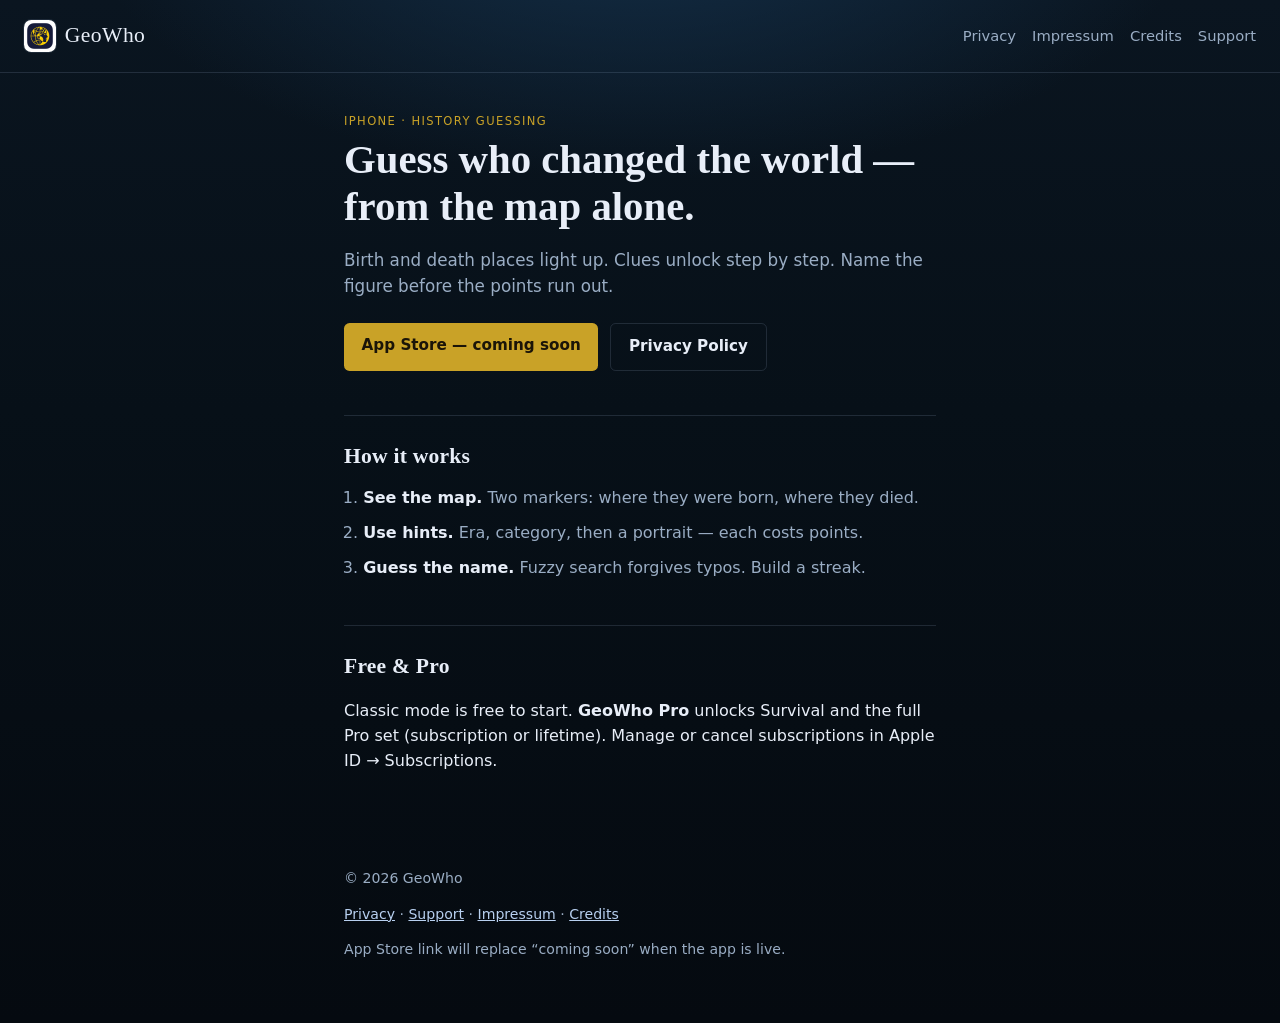
<file: index.html>
<!DOCTYPE html>
<html lang="en">
<head>
  <meta charset="utf-8" />
  <meta name="viewport" content="width=device-width, initial-scale=1" />
  <title>GeoWho — Guess the person from the map</title>
  <meta name="description" content="GeoWho is an iPhone game: guess historical figures from birth and death places on the map. Progressive hints. Free to play, Pro optional." />
  <link rel="stylesheet" href="styles.css" />
  <link rel="icon" href="assets/logo.png" type="image/png" />
  <link rel="apple-touch-icon" href="assets/apple-touch-icon.png" />
</head>
<body>
  <header class="top">
    <a class="brand" href="./">
      <img class="brand-mark" src="assets/logo.png" width="32" height="32" alt="" />
      <span class="brand-name">GeoWho</span>
    </a>
    <nav>
      <a href="privacy.html">Privacy</a>
      <a href="impressum.html">Impressum</a>
      <a href="credits.html">Credits</a>
      <a href="support.html">Support</a>
    </nav>
  </header>

  <main>
    <section class="hero">
      <p class="eyebrow">iPhone · History guessing</p>
      <h1>Guess who changed the world — from the map alone.</h1>
      <p class="lede">
        Birth and death places light up. Clues unlock step by step.
        Name the figure before the points run out.
      </p>
      <p class="cta-row">
        <a class="btn" id="app-store-link" href="#app-store">App Store — coming soon</a>
        <a class="btn ghost" href="privacy.html">Privacy Policy</a>
      </p>
    </section>

    <section id="how" class="block">
      <h2>How it works</h2>
      <ol class="steps">
        <li><strong>See the map.</strong> Two markers: where they were born, where they died.</li>
        <li><strong>Use hints.</strong> Era, category, then a portrait — each costs points.</li>
        <li><strong>Guess the name.</strong> Fuzzy search forgives typos. Build a streak.</li>
      </ol>
    </section>

    <section class="block">
      <h2>Free &amp; Pro</h2>
      <p>
        Classic mode is free to start. <strong>GeoWho Pro</strong> unlocks Survival and the full Pro set
        (subscription or lifetime). Manage or cancel subscriptions in Apple ID → Subscriptions.
      </p>
    </section>
  </main>

  <footer>
    <p>© <span id="y"></span> GeoWho</p>
    <p class="links">
      <a href="privacy.html">Privacy</a>
      ·
      <a href="support.html">Support</a>
      ·
      <a href="impressum.html">Impressum</a>
      ·
      <a href="credits.html">Credits</a>
    </p>
    <p class="tiny">App Store link will replace “coming soon” when the app is live.</p>
  </footer>
  <script>
    document.getElementById('y').textContent = new Date().getFullYear();
  </script>
</body>
</html>
</file>
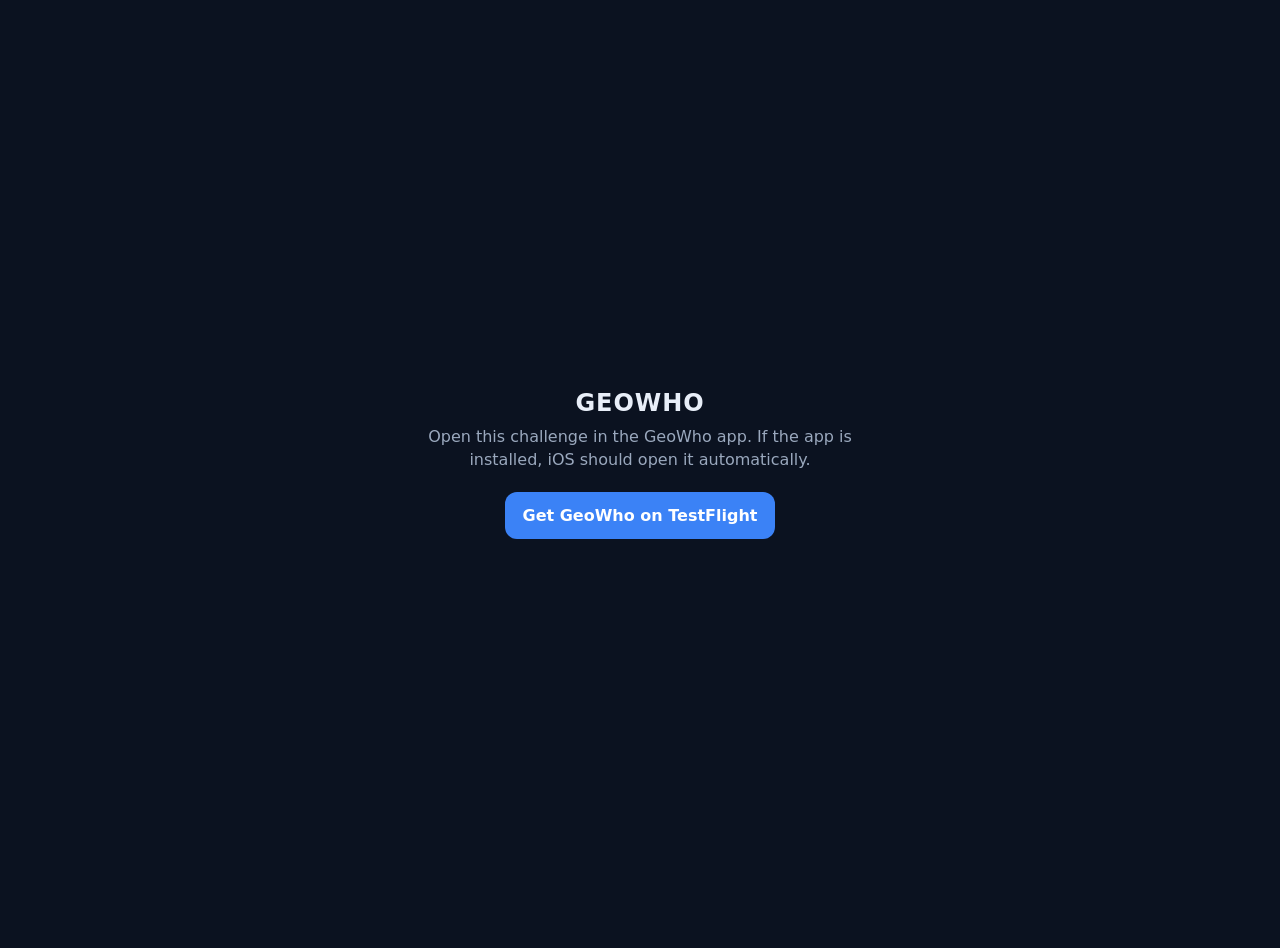
<file: play/index.html>
<!DOCTYPE html>
<html lang="en">
<head>
  <meta charset="utf-8" />
  <meta name="viewport" content="width=device-width, initial-scale=1" />
  <title>GeoWho — Challenge</title>
  <meta name="description" content="Open this GeoWho challenge in the app." />
  <style>
    :root { color-scheme: dark; }
    body {
      margin: 0; min-height: 100vh; display: grid; place-items: center;
      font-family: ui-sans-serif, system-ui, sans-serif;
      background: #0b1220; color: #e8eef8; padding: 24px; text-align: center;
    }
    h1 { font-size: 1.5rem; margin: 0 0 8px; letter-spacing: 0.04em; }
    p { margin: 0 0 20px; color: #9aa8bd; max-width: 28rem; line-height: 1.45; }
    a {
      display: inline-block; padding: 12px 18px; border-radius: 12px;
      background: #3b82f6; color: #fff; text-decoration: none; font-weight: 600;
    }
  </style>
</head>
<body>
  <main>
    <h1>GEOWHO</h1>
    <p id="msg">Open this challenge in the GeoWho app. If the app is installed, iOS should open it automatically.</p>
    <p><a href="https://testflight.apple.com/join/EZm26ZP1">Get GeoWho on TestFlight</a></p>
  </main>
  <script>
    (function () {
      var params = new URLSearchParams(location.search);
      var daily = params.get('daily');
      var run = params.get('run');
      var figure = params.get('figure');
      var exhibit = params.get('exhibit') || params.get('pack');
      var el = document.getElementById('msg');
      if (daily && /^\d{4}-\d{2}-\d{2}$/.test(daily)) {
        el.textContent = 'Today’s GeoWho · ' + daily + ' — open the app to play the daily challenge.';
      } else if (run) {
        el.textContent = 'Beat my run — open GeoWho to play the same five figures.';
      } else if (exhibit && /^[a-z0-9]+(?:-[a-z0-9]+)*$/.test(exhibit)) {
        el.textContent = 'Free Exhibit — a five-chapter story challenge. Open GeoWho to begin.';
      } else if (figure && /^Q[0-9]+$/.test(figure)) {
        el.textContent = 'A friend challenged you — open GeoWho to guess who from the map.';
      }
    })();
  </script>
</body>
</html>
</file>
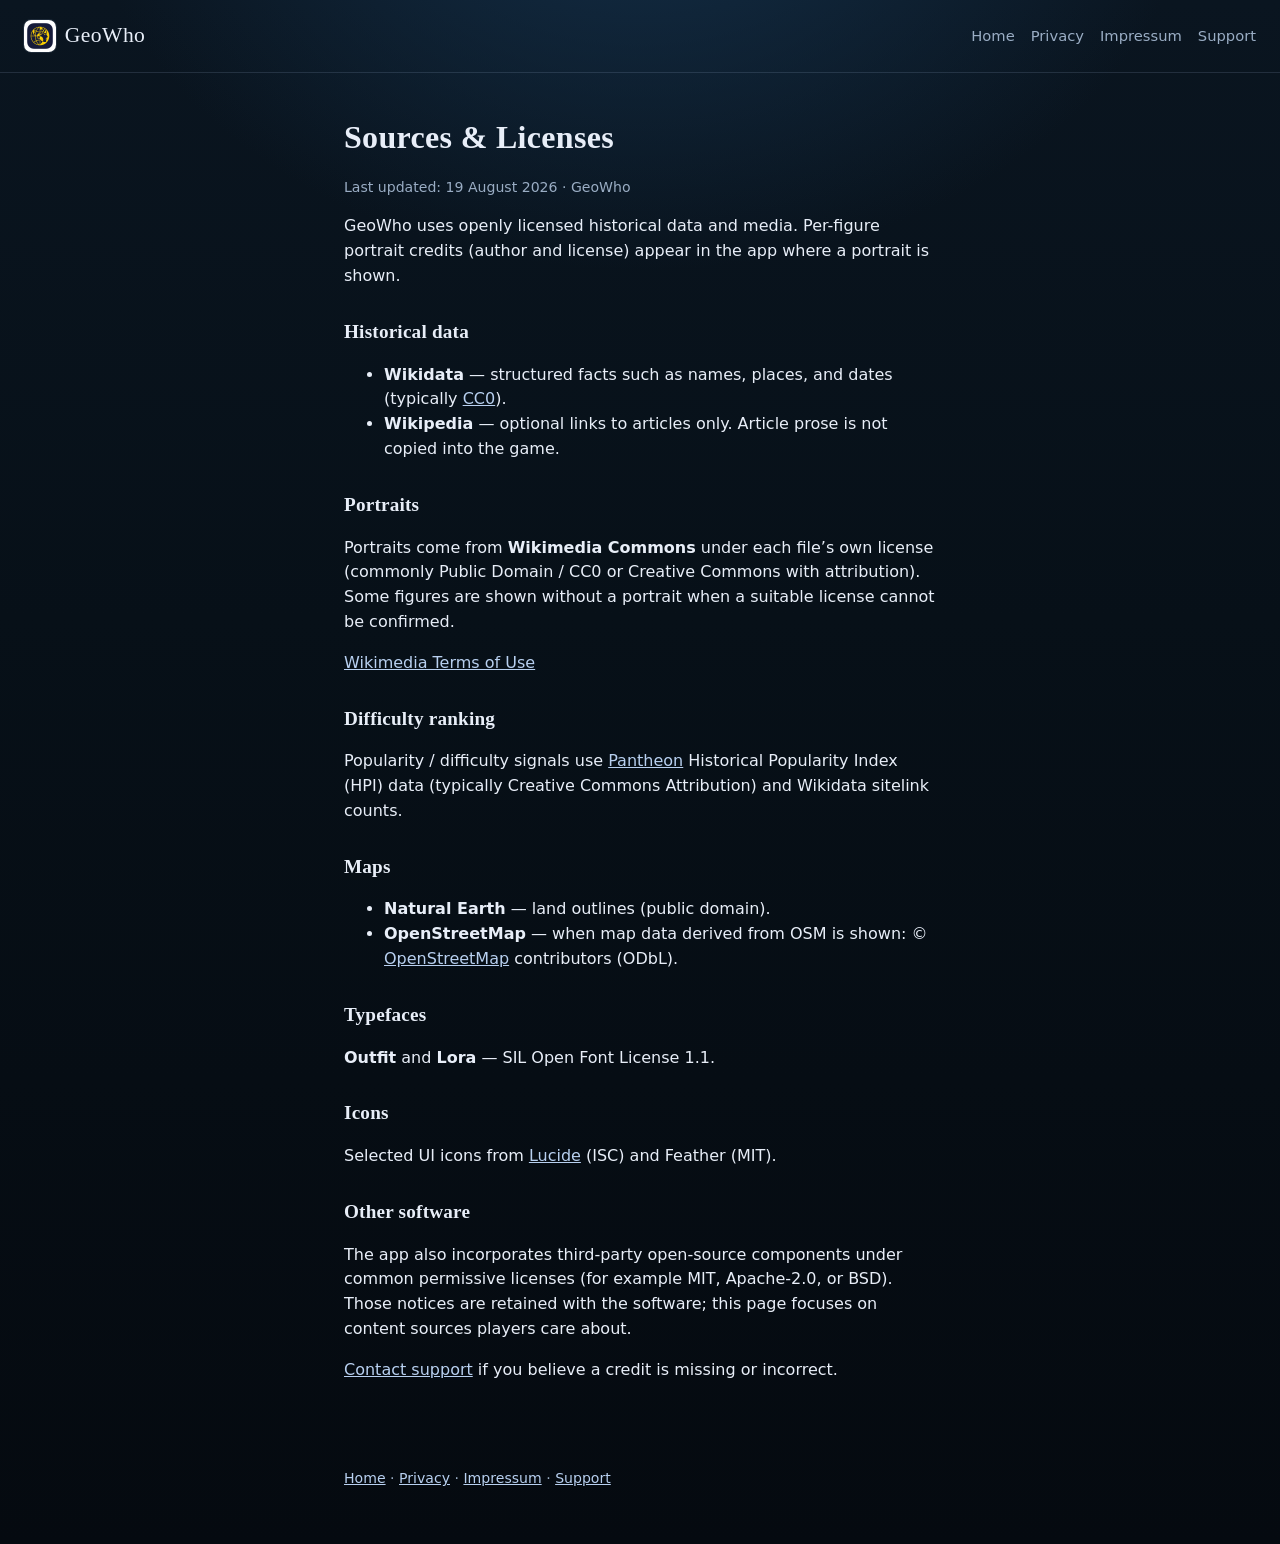
<file: credits.html>
<!DOCTYPE html>
<html lang="en">
<head>
  <meta charset="utf-8" />
  <meta name="viewport" content="width=device-width, initial-scale=1" />
  <title>Sources &amp; Licenses — GeoWho</title>
  <meta name="description" content="Sources and licenses for content used in GeoWho." />
  <link rel="stylesheet" href="styles.css" />
  <link rel="icon" href="assets/logo.png" type="image/png" />
  <link rel="apple-touch-icon" href="assets/apple-touch-icon.png" />
</head>
<body>
  <header class="top">
    <a class="brand" href="./">
      <img class="brand-mark" src="assets/logo.png" width="32" height="32" alt="" />
      <span class="brand-name">GeoWho</span>
    </a>
    <nav>
      <a href="./">Home</a>
      <a href="privacy.html">Privacy</a>
      <a href="impressum.html">Impressum</a>
      <a href="support.html">Support</a>
    </nav>
  </header>

  <main class="prose">
    <h1>Sources &amp; Licenses</h1>
    <p class="meta">Last updated: 19 August 2026 · GeoWho</p>

    <p>
      GeoWho uses openly licensed historical data and media. Per-figure portrait credits
      (author and license) appear in the app where a portrait is shown.
    </p>

    <h2>Historical data</h2>
    <ul>
      <li>
        <strong>Wikidata</strong> — structured facts such as names, places, and dates
        (typically <a href="https://www.wikidata.org/wiki/Wikidata:Licensing">CC0</a>).
      </li>
      <li>
        <strong>Wikipedia</strong> — optional links to articles only.
        Article prose is not copied into the game.
      </li>
    </ul>

    <h2>Portraits</h2>
    <p>
      Portraits come from <strong>Wikimedia Commons</strong> under each file’s own license
      (commonly Public Domain / CC0 or Creative Commons with attribution).
      Some figures are shown without a portrait when a suitable license cannot be confirmed.
    </p>
    <p>
      <a href="https://foundation.wikimedia.org/wiki/Policy:Terms_of_Use" rel="noopener">Wikimedia Terms of Use</a>
    </p>

    <h2>Difficulty ranking</h2>
    <p>
      Popularity / difficulty signals use
      <a href="https://www.media.mit.edu/projects/pantheon-new/overview/">Pantheon</a>
      Historical Popularity Index (HPI) data (typically Creative Commons Attribution)
      and Wikidata sitelink counts.
    </p>

    <h2>Maps</h2>
    <ul>
      <li><strong>Natural Earth</strong> — land outlines (public domain).</li>
      <li>
        <strong>OpenStreetMap</strong> — when map data derived from OSM is shown:
        © <a href="https://www.openstreetmap.org/copyright">OpenStreetMap</a> contributors (ODbL).
      </li>
    </ul>

    <h2>Typefaces</h2>
    <p>
      <strong>Outfit</strong> and <strong>Lora</strong> — SIL Open Font License 1.1.
    </p>

    <h2>Icons</h2>
    <p>
      Selected UI icons from <a href="https://lucide.dev">Lucide</a> (ISC)
      and Feather (MIT).
    </p>

    <h2>Other software</h2>
    <p>
      The app also incorporates third-party open-source components under common
      permissive licenses (for example MIT, Apache-2.0, or BSD). Those notices are
      retained with the software; this page focuses on content sources players care about.
    </p>

    <p><a href="support.html">Contact support</a> if you believe a credit is missing or incorrect.</p>
  </main>

  <footer>
    <p class="links">
      <a href="./">Home</a>
      ·
      <a href="privacy.html">Privacy</a>
      ·
      <a href="impressum.html">Impressum</a>
      ·
      <a href="support.html">Support</a>
    </p>
  </footer>
</body>
</html>
</file>
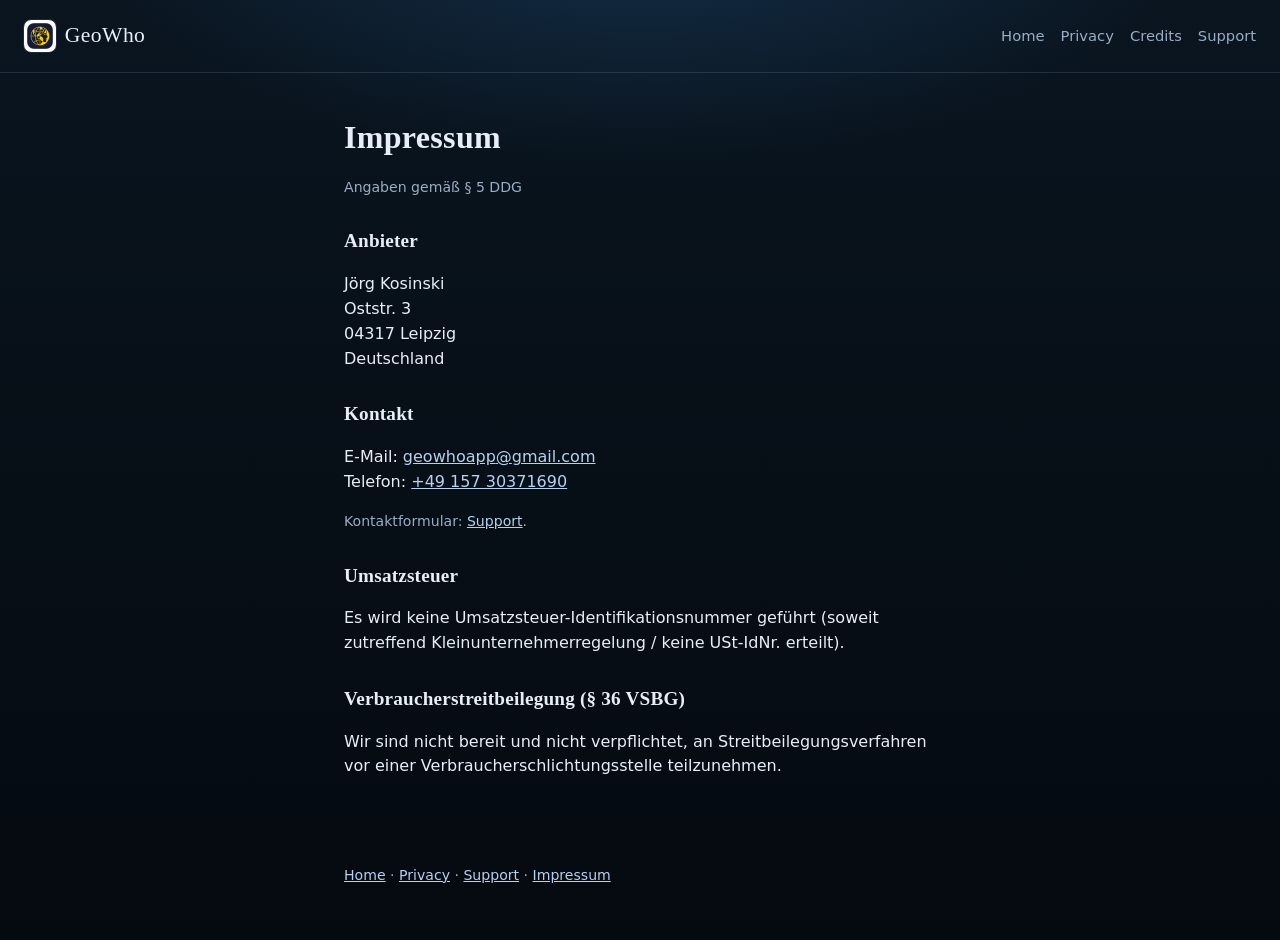
<file: impressum.html>
<!DOCTYPE html>
<html lang="de">
<head>
  <meta charset="utf-8" />
  <meta name="viewport" content="width=device-width, initial-scale=1" />
  <title>Impressum — GeoWho</title>
  <meta name="description" content="Impressum / Anbieterkennzeichnung GeoWho." />
  <link rel="stylesheet" href="styles.css" />
  <link rel="icon" href="assets/logo.png" type="image/png" />
  <link rel="apple-touch-icon" href="assets/apple-touch-icon.png" />
  <script src="js/contact-guard.js" defer></script>
</head>
<body>
  <header class="top">
    <a class="brand" href="./">
      <img class="brand-mark" src="assets/logo.png" width="32" height="32" alt="" />
      <span class="brand-name">GeoWho</span>
    </a>
    <nav>
      <a href="./">Home</a>
      <a href="privacy.html">Privacy</a>
      <a href="credits.html">Credits</a>
      <a href="support.html">Support</a>
    </nav>
  </header>

  <main class="prose">
    <h1>Impressum</h1>
    <p class="meta">Angaben gemäß § 5 DDG</p>

    <h2>Anbieter</h2>
    <div data-cg-root data-cg-pending class="cg-block">
      <p>
        <span data-cg="name"></span><br />
        <span data-cg="addr-de" class="cg-addr"></span>
      </p>
      <noscript>
        <p class="cg-noscript">Bitte JavaScript aktivieren, um die Anbieterkennzeichnung (§&nbsp;5&nbsp;DDG) anzuzeigen.</p>
      </noscript>
    </div>

    <h2>Kontakt</h2>
    <div data-cg-root data-cg-pending class="cg-block">
      <p>
        E-Mail: <a data-cg="email" href="#" rel="nofollow"></a><br />
        Telefon: <a data-cg="phone" href="#" rel="nofollow"></a>
      </p>
      <noscript>
        <p class="cg-noscript">Bitte JavaScript aktivieren, um E-Mail und Telefon anzuzeigen.</p>
      </noscript>
    </div>
    <p class="tiny">Kontaktformular: <a href="support.html">Support</a>.</p>

    <h2>Umsatzsteuer</h2>
    <p>
      Es wird keine Umsatzsteuer-Identifikationsnummer geführt (soweit zutreffend
      Kleinunternehmerregelung / keine USt-IdNr. erteilt).
    </p>

    <h2>Verbraucherstreitbeilegung (§ 36 VSBG)</h2>
    <p>
      Wir sind nicht bereit und nicht verpflichtet, an Streitbeilegungsverfahren vor einer
      Verbraucherschlichtungsstelle teilzunehmen.
    </p>
  </main>

  <footer>
    <p class="links">
      <a href="./">Home</a>
      ·
      <a href="privacy.html">Privacy</a>
      ·
      <a href="support.html">Support</a>
      ·
      <a href="impressum.html">Impressum</a>
    </p>
  </footer>
</body>
</html>
</file>
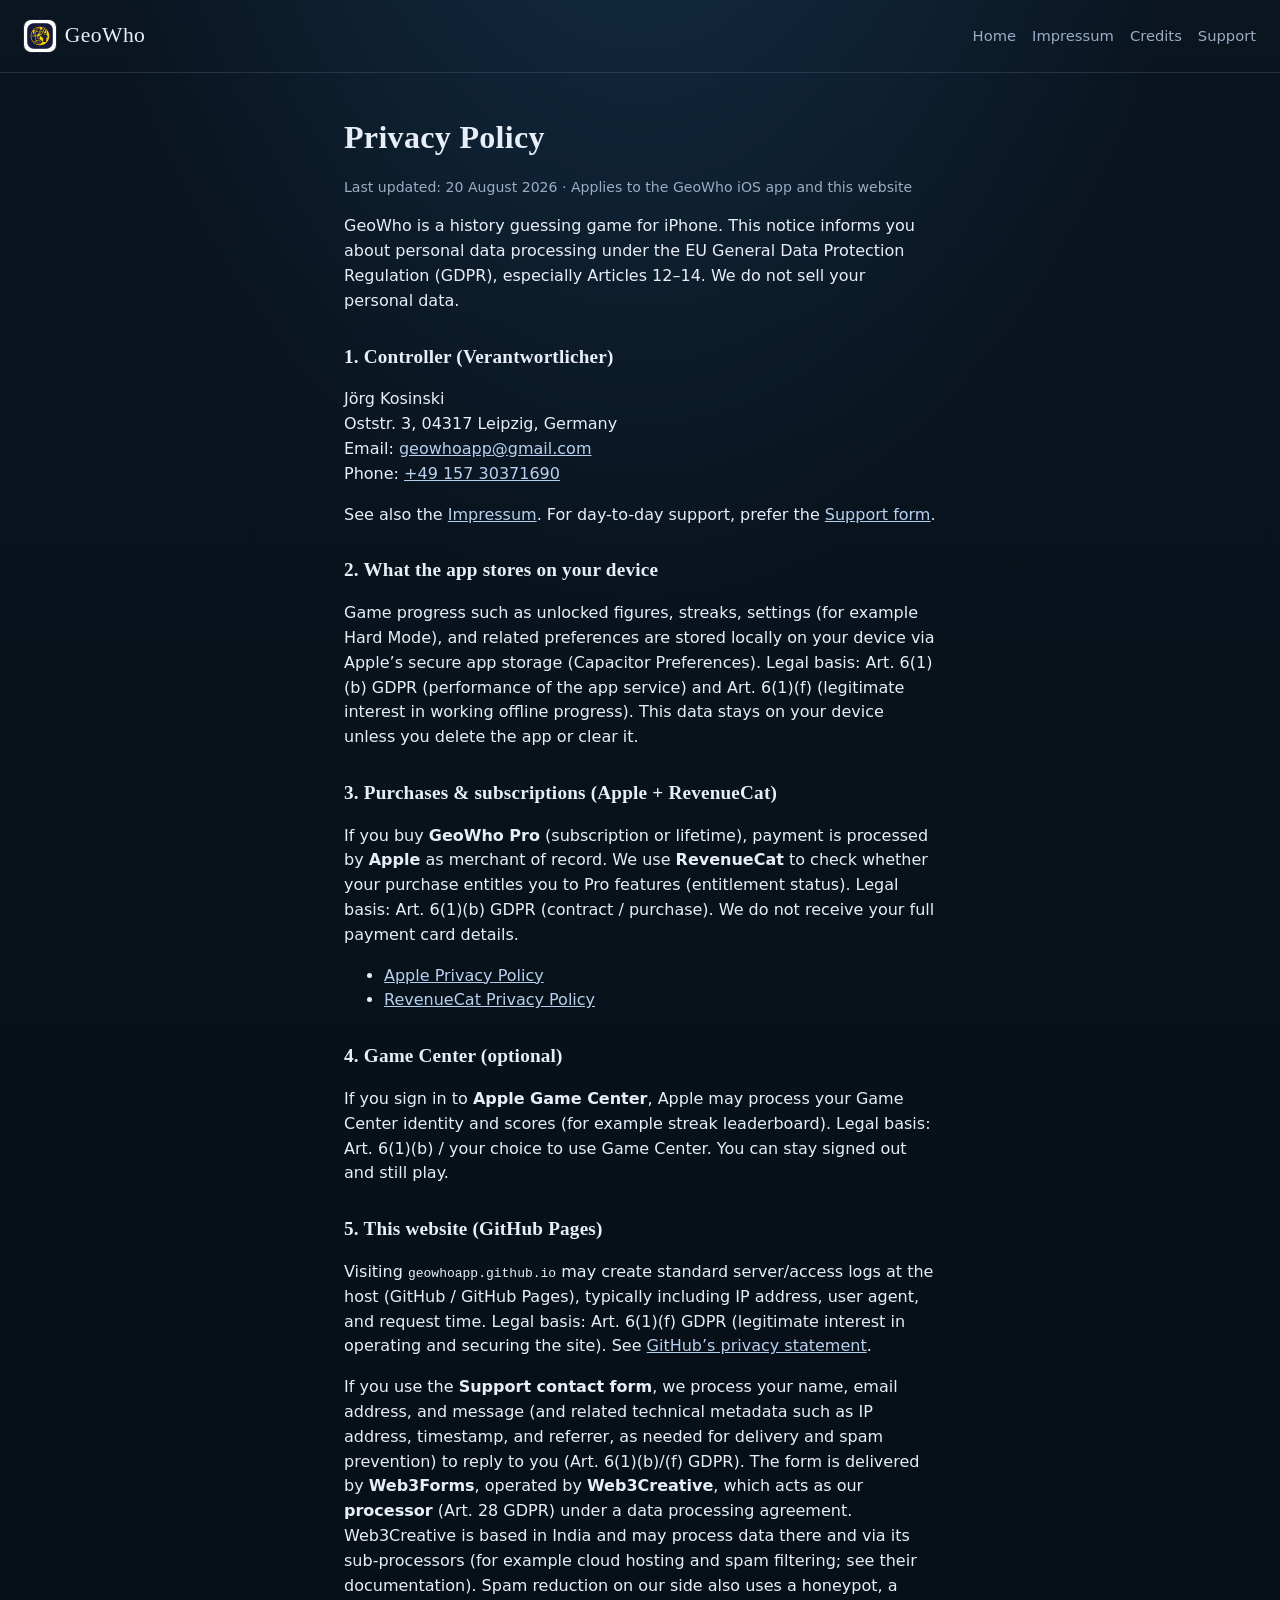
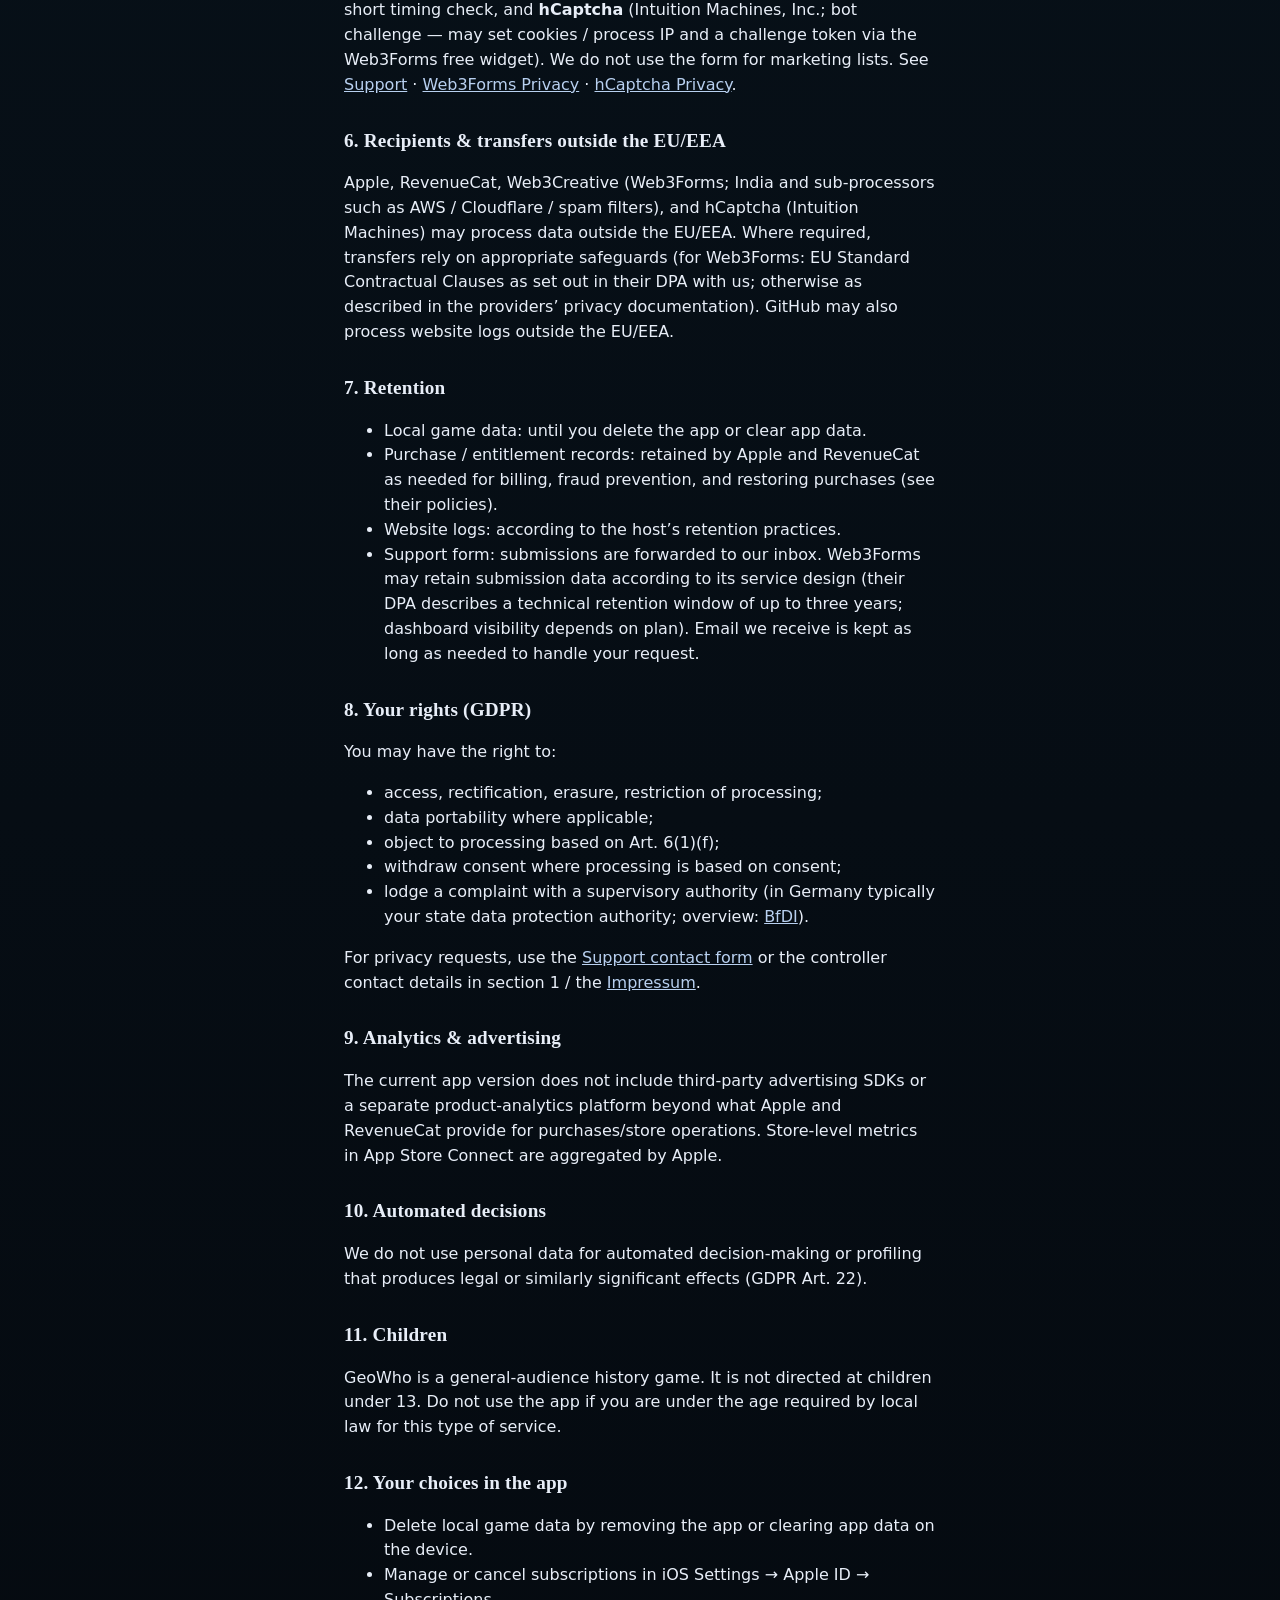
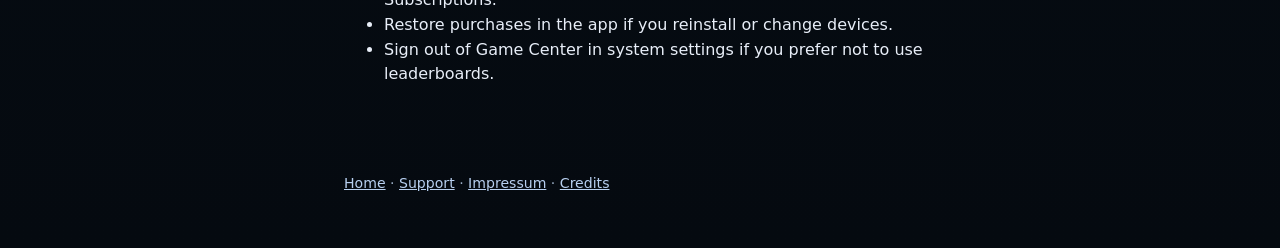
<file: privacy.html>
<!DOCTYPE html>
<html lang="en">
<head>
  <meta charset="utf-8" />
  <meta name="viewport" content="width=device-width, initial-scale=1" />
  <title>Privacy Policy — GeoWho</title>
  <meta name="description" content="Privacy Policy for the GeoWho iOS app (GDPR Art. 13)." />
  <link rel="stylesheet" href="styles.css" />
  <link rel="icon" href="assets/logo.png" type="image/png" />
  <link rel="apple-touch-icon" href="assets/apple-touch-icon.png" />
  <script src="js/contact-guard.js" defer></script>
</head>
<body>
  <header class="top">
    <a class="brand" href="./">
      <img class="brand-mark" src="assets/logo.png" width="32" height="32" alt="" />
      <span class="brand-name">GeoWho</span>
    </a>
    <nav>
      <a href="./">Home</a>
      <a href="impressum.html">Impressum</a>
      <a href="credits.html">Credits</a>
      <a href="support.html">Support</a>
    </nav>
  </header>

  <main class="prose">
    <h1>Privacy Policy</h1>
    <p class="meta">Last updated: 20 August 2026 · Applies to the GeoWho iOS app and this website</p>

    <p>
      GeoWho is a history guessing game for iPhone. This notice informs you about personal data
      processing under the EU General Data Protection Regulation (GDPR), especially Articles 12–14.
      We do not sell your personal data.
    </p>

    <h2>1. Controller (Verantwortlicher)</h2>
    <div data-cg-root data-cg-pending class="cg-block">
      <p>
        <span data-cg="name"></span><br />
        <span data-cg="addr-en"></span><br />
        Email: <a data-cg="email" href="#" rel="nofollow"></a><br />
        Phone: <a data-cg="phone" href="#" rel="nofollow"></a>
      </p>
      <noscript>
        <p class="cg-noscript">
          Please enable JavaScript to display the controller contact details
          required under German law (§&nbsp;5 DDG). Or use the Support page after enabling scripts.
        </p>
      </noscript>
    </div>
    <p>See also the <a href="impressum.html">Impressum</a>. For day-to-day support, prefer the <a href="support.html">Support form</a>.</p>

    <h2>2. What the app stores on your device</h2>
    <p>
      Game progress such as unlocked figures, streaks, settings (for example Hard Mode),
      and related preferences are stored locally on your device via Apple’s secure app storage
      (Capacitor Preferences). Legal basis: Art. 6(1)(b) GDPR (performance of the app service)
      and Art. 6(1)(f) (legitimate interest in working offline progress).
      This data stays on your device unless you delete the app or clear it.
    </p>

    <h2>3. Purchases &amp; subscriptions (Apple + RevenueCat)</h2>
    <p>
      If you buy <strong>GeoWho Pro</strong> (subscription or lifetime), payment is processed by
      <strong>Apple</strong> as merchant of record. We use <strong>RevenueCat</strong> to check whether
      your purchase entitles you to Pro features (entitlement status). Legal basis: Art. 6(1)(b) GDPR
      (contract / purchase). We do not receive your full payment card details.
    </p>
    <ul>
      <li><a href="https://www.apple.com/legal/privacy/" rel="noopener">Apple Privacy Policy</a></li>
      <li><a href="https://www.revenuecat.com/privacy" rel="noopener">RevenueCat Privacy Policy</a></li>
    </ul>

    <h2>4. Game Center (optional)</h2>
    <p>
      If you sign in to <strong>Apple Game Center</strong>, Apple may process your Game Center
      identity and scores (for example streak leaderboard). Legal basis: Art. 6(1)(b) / your choice to use
      Game Center. You can stay signed out and still play.
    </p>

    <h2>5. This website (GitHub Pages)</h2>
    <p>
      Visiting <code>geowhoapp.github.io</code> may create standard server/access logs at the host
      (GitHub / GitHub Pages), typically including IP address, user agent, and request time.
      Legal basis: Art. 6(1)(f) GDPR (legitimate interest in operating and securing the site).
      See <a href="https://docs.github.com/en/site-policy/privacy-policies/github-general-privacy-statement" rel="noopener">GitHub’s privacy statement</a>.
    </p>
    <p>
      If you use the <strong>Support contact form</strong>, we process your name, email address, and message
      (and related technical metadata such as IP address, timestamp, and referrer, as needed for delivery and
      spam prevention) to reply to you (Art. 6(1)(b)/(f) GDPR).
      The form is delivered by <strong>Web3Forms</strong>, operated by <strong>Web3Creative</strong>, which acts as our
      <strong>processor</strong> (Art. 28 GDPR) under a data processing agreement.
      Web3Creative is based in India and may process data there and via its sub-processors
      (for example cloud hosting and spam filtering; see their documentation).
      Spam reduction on our side also uses a honeypot, a short timing check, and <strong>hCaptcha</strong>
      (Intuition Machines, Inc.; bot challenge — may set cookies / process IP and a challenge token
      via the Web3Forms free widget). We do not use the form for marketing lists.
      See <a href="support.html">Support</a>
      · <a href="https://web3forms.com/privacy" rel="noopener">Web3Forms Privacy</a>
      · <a href="https://www.hcaptcha.com/privacy" rel="noopener">hCaptcha Privacy</a>.
    </p>

    <h2>6. Recipients &amp; transfers outside the EU/EEA</h2>
    <p>
      Apple, RevenueCat, Web3Creative (Web3Forms; India and sub-processors such as AWS / Cloudflare /
      spam filters), and hCaptcha (Intuition Machines) may process data outside the EU/EEA.
      Where required, transfers rely on appropriate safeguards (for Web3Forms: EU Standard Contractual
      Clauses as set out in their DPA with us; otherwise as described in the providers’ privacy documentation).
      GitHub may also process website logs outside the EU/EEA.
    </p>

    <h2>7. Retention</h2>
    <ul>
      <li>Local game data: until you delete the app or clear app data.</li>
      <li>Purchase / entitlement records: retained by Apple and RevenueCat as needed for billing,
          fraud prevention, and restoring purchases (see their policies).</li>
      <li>Website logs: according to the host’s retention practices.</li>
      <li>Support form: submissions are forwarded to our inbox. Web3Forms may retain submission data
          according to its service design (their DPA describes a technical retention window of up to
          three years; dashboard visibility depends on plan). Email we receive is kept as long as needed
          to handle your request.</li>
    </ul>

    <h2>8. Your rights (GDPR)</h2>
    <p>You may have the right to:</p>
    <ul>
      <li>access, rectification, erasure, restriction of processing;</li>
      <li>data portability where applicable;</li>
      <li>object to processing based on Art. 6(1)(f);</li>
      <li>withdraw consent where processing is based on consent;</li>
      <li>lodge a complaint with a supervisory authority (in Germany typically your state data
          protection authority; overview: <a href="https://www.bfdi.bund.de/" rel="noopener">BfDI</a>).</li>
    </ul>
    <p>
      For privacy requests, use the <a href="support.html">Support contact form</a>
      or the controller contact details in section 1 / the <a href="impressum.html">Impressum</a>.
    </p>

    <h2>9. Analytics &amp; advertising</h2>
    <p>
      The current app version does not include third-party advertising SDKs or a separate product-analytics
      platform beyond what Apple and RevenueCat provide for purchases/store operations.
      Store-level metrics in App Store Connect are aggregated by Apple.
    </p>

    <h2>10. Automated decisions</h2>
    <p>
      We do not use personal data for automated decision-making or profiling that produces legal or similarly
      significant effects (GDPR Art. 22).
    </p>

    <h2>11. Children</h2>
    <p>
      GeoWho is a general-audience history game. It is not directed at children under 13.
      Do not use the app if you are under the age required by local law for this type of service.
    </p>

    <h2>12. Your choices in the app</h2>
    <ul>
      <li>Delete local game data by removing the app or clearing app data on the device.</li>
      <li>Manage or cancel subscriptions in iOS Settings → Apple ID → Subscriptions.</li>
      <li>Restore purchases in the app if you reinstall or change devices.</li>
      <li>Sign out of Game Center in system settings if you prefer not to use leaderboards.</li>
    </ul>
  </main>

  <footer>
    <p class="links">
      <a href="./">Home</a>
      ·
      <a href="support.html">Support</a>
      ·
      <a href="impressum.html">Impressum</a>
      ·
      <a href="credits.html">Credits</a>
    </p>
  </footer>
</body>
</html>
</file>
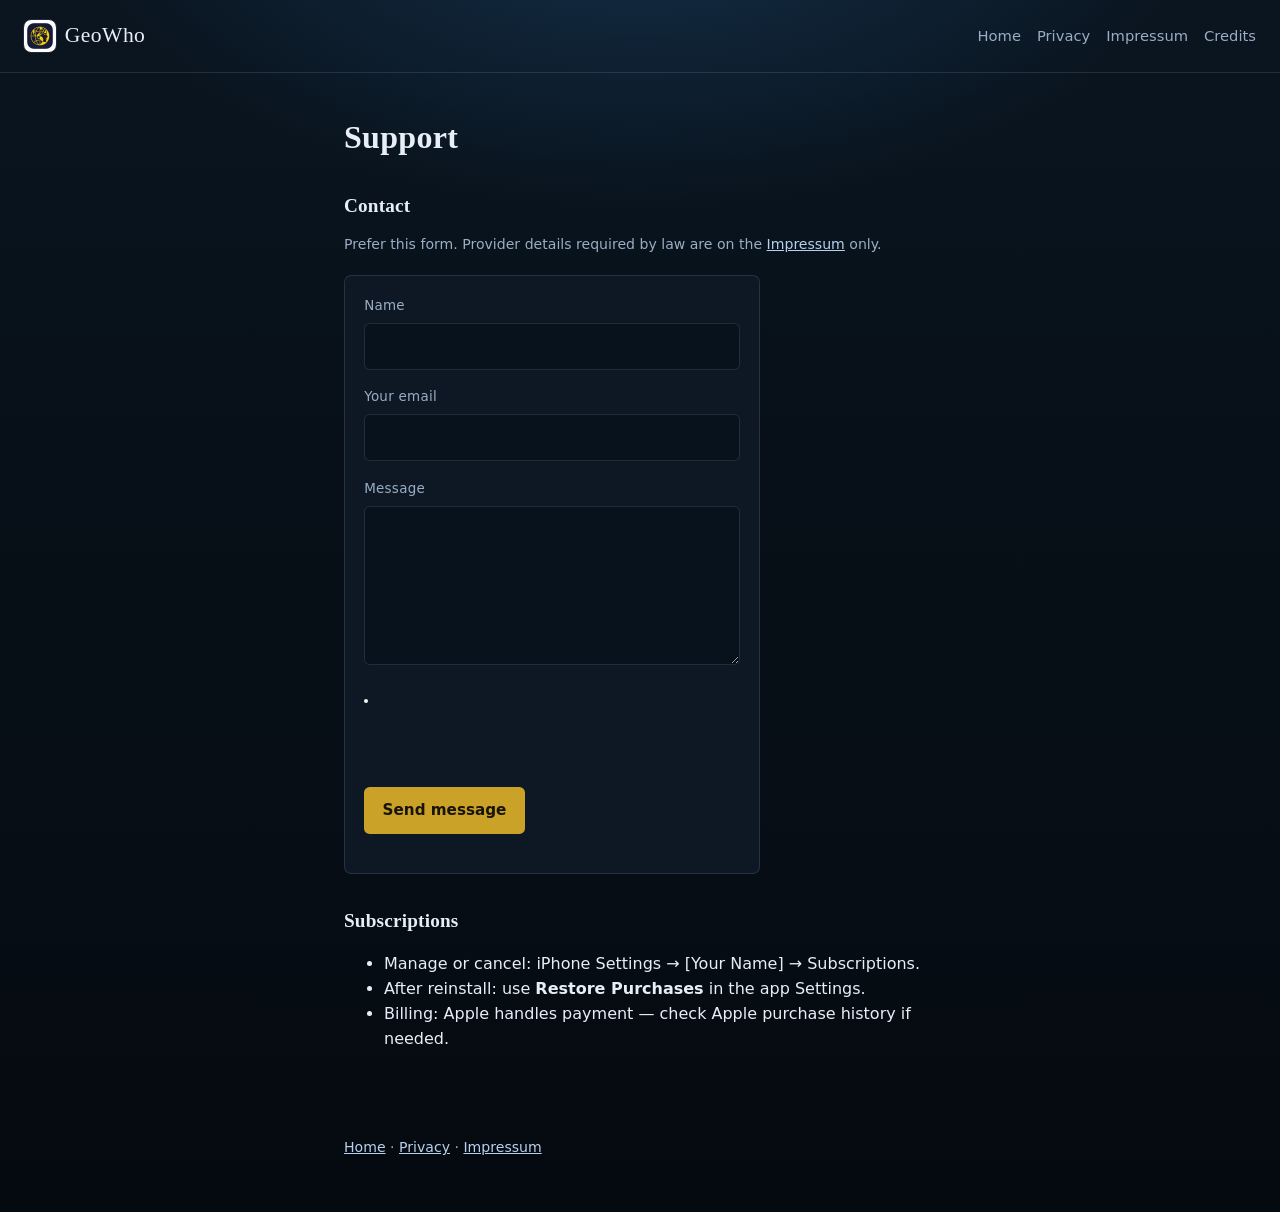
<file: support.html>
<!DOCTYPE html>
<html lang="en">
<head>
  <meta charset="utf-8" />
  <meta name="viewport" content="width=device-width, initial-scale=1" />
  <title>Support — GeoWho</title>
  <meta name="description" content="Support contact for GeoWho." />
  <link rel="stylesheet" href="styles.css" />
  <link rel="icon" href="assets/logo.png" type="image/png" />
  <link rel="apple-touch-icon" href="assets/apple-touch-icon.png" />
  <!-- Shared Web3Forms free sitekey; load hCaptcha after form markup -->
  <script src="js/site-config.js" defer></script>
  <script src="js/contact-form.js" defer></script>
  <script src="https://js.hcaptcha.com/1/api.js" async defer></script>
</head>
<body>
  <header class="top">
    <a class="brand" href="./">
      <img class="brand-mark" src="assets/logo.png" width="32" height="32" alt="" />
      <span class="brand-name">GeoWho</span>
    </a>
    <nav>
      <a href="./">Home</a>
      <a href="privacy.html">Privacy</a>
      <a href="impressum.html">Impressum</a>
      <a href="credits.html">Credits</a>
    </nav>
  </header>

  <main class="prose">
    <h1>Support</h1>

    <h2>Contact</h2>
    <p class="tiny">
      Prefer this form. Provider details required by law are on the
      <a href="impressum.html">Impressum</a> only.
    </p>

    <form id="gw-contact-form" class="gw-form" novalidate>
      <div class="gw-field">
        <label for="gw-name">Name</label>
        <input id="gw-name" name="name" type="text" maxlength="120" required autocomplete="name" />
      </div>
      <div class="gw-field">
        <label for="gw-email">Your email</label>
        <input id="gw-email" name="email" type="email" maxlength="200" required autocomplete="email" />
      </div>
      <div class="gw-field">
        <label for="gw-message">Message</label>
        <textarea id="gw-message" name="message" rows="6" maxlength="4000" required></textarea>
      </div>
      <!-- Honeypot: must stay invisible; bots that fill it are ignored -->
      <div class="gw-hp" aria-hidden="true">
        <label for="gw-website">Company website</label>
        <input id="gw-website" name="website" type="text" tabindex="-1" autocomplete="off" />
      </div>
      <!-- Web3Forms free hCaptcha sitekey (enable hCaptcha in Web3Forms dashboard) -->
      <div class="gw-captcha">
        <div
          class="h-captcha"
          data-sitekey="50b2fe65-b00b-4b9e-ad62-3ba471098be2"
          data-theme="light"
        ></div>
      </div>
      <div class="gw-actions">
        <button type="submit">Send message</button>
      </div>
      <p id="gw-contact-status" class="gw-status" role="status" aria-live="polite"></p>
    </form>

    <h2>Subscriptions</h2>
    <ul>
      <li>Manage or cancel: iPhone Settings → [Your Name] → Subscriptions.</li>
      <li>After reinstall: use <strong>Restore Purchases</strong> in the app Settings.</li>
      <li>Billing: Apple handles payment — check Apple purchase history if needed.</li>
    </ul>
  </main>

  <footer>
    <p class="links">
      <a href="./">Home</a>
      ·
      <a href="privacy.html">Privacy</a>
      ·
      <a href="impressum.html">Impressum</a>
    </p>
  </footer>
</body>
</html>
</file>
<file: styles.css>
:root {
  --bg: #071018;
  --ink: #e8eef8;
  --muted: #9aadc4;
  --line: rgba(180, 205, 240, 0.14);
  --accent: #c9a227;
  --card: #0d1824;
  --font: "Iowan Old Style", "Palatino Linotype", Palatino, "Book Antiqua", Georgia, serif;
  --sans: "Avenir Next", "Segoe UI", system-ui, sans-serif;
}

* { box-sizing: border-box; }
html, body { margin: 0; padding: 0; }
body {
  min-height: 100vh;
  color: var(--ink);
  background:
    radial-gradient(ellipse 80% 50% at 50% -10%, #14304a 0%, transparent 55%),
    linear-gradient(180deg, #0a1520 0%, var(--bg) 40%, #050a10 100%);
  font-family: var(--sans);
  line-height: 1.55;
}

a { color: #b8d0f0; }
a:hover { color: #fff; }

.top {
  display: flex;
  justify-content: space-between;
  align-items: center;
  gap: 1rem;
  padding: 1.25rem 1.5rem;
  border-bottom: 1px solid var(--line);
}
.brand {
  display: inline-flex;
  align-items: center;
  gap: 0.55rem;
  font-family: var(--font);
  font-size: 1.35rem;
  letter-spacing: 0.02em;
  color: var(--ink);
  text-decoration: none;
}
.brand-mark {
  width: 2rem;
  height: 2rem;
  border-radius: 0.45rem;
  object-fit: cover;
  flex-shrink: 0;
  box-shadow: 0 0 0 1px rgba(180, 205, 240, 0.12);
}
.brand-name { line-height: 1; }
nav { display: flex; gap: 1rem; flex-wrap: wrap; }
nav a { text-decoration: none; font-size: 0.92rem; color: var(--muted); }

main { max-width: 40rem; margin: 0 auto; padding: 2.5rem 1.5rem 4rem; }

.hero h1 {
  font-family: var(--font);
  font-weight: 600;
  font-size: clamp(1.85rem, 5vw, 2.55rem);
  line-height: 1.15;
  margin: 0.4rem 0 1rem;
}
.eyebrow {
  text-transform: uppercase;
  letter-spacing: 0.12em;
  font-size: 0.72rem;
  color: var(--accent);
  margin: 0;
}
.lede { color: var(--muted); font-size: 1.05rem; margin: 0 0 1.5rem; }
.cta-row { display: flex; flex-wrap: wrap; gap: 0.75rem; }

.btn {
  display: inline-block;
  padding: 0.7rem 1.1rem;
  border-radius: 0.35rem;
  background: var(--accent);
  color: #1a1408;
  text-decoration: none;
  font-weight: 600;
  font-size: 0.95rem;
}
.btn.ghost {
  background: transparent;
  color: var(--ink);
  border: 1px solid var(--line);
}

.block { margin-top: 2.75rem; padding-top: 1.5rem; border-top: 1px solid var(--line); }
.block h2, .prose h1, .prose h2 {
  font-family: var(--font);
  font-weight: 600;
  letter-spacing: 0.01em;
}
.block h2 { font-size: 1.35rem; margin: 0 0 0.75rem; }
.steps { margin: 0; padding-left: 1.2rem; color: var(--muted); }
.steps li { margin-bottom: 0.65rem; }
.steps strong { color: var(--ink); }

.prose h1 { font-size: 2rem; margin: 0 0 0.35rem; }
.prose h2 { font-size: 1.2rem; margin: 1.75rem 0 0.5rem; }
.prose .meta, .prose .tiny, .note, .tiny { color: var(--muted); font-size: 0.88rem; }
.note {
  padding: 0.75rem 0.9rem;
  background: var(--card);
  border: 1px solid var(--line);
  border-radius: 0.35rem;
}

footer {
  max-width: 40rem;
  margin: 0 auto;
  padding: 0 1.5rem 3rem;
  color: var(--muted);
  font-size: 0.88rem;
}
footer .links { margin: 0.35rem 0; }

/* Contact-guard: obfuscated Klarname/Mail/Tel until JS fills (anti-harvest) */
.cg-addr { white-space: pre-line; }
.cg-at::before { content: "@"; }
.cg-decoy {
  position: absolute;
  width: 1px;
  height: 1px;
  padding: 0;
  margin: -1px;
  overflow: hidden;
  clip: rect(0, 0, 0, 0);
  white-space: nowrap;
  border: 0;
}
.cg-block[data-cg-pending] > p:first-of-type,
.cg-inline[data-cg-pending] > a[data-cg] {
  opacity: 0;
  pointer-events: none;
}
.cg-block[data-cg-pending]::before {
  content: "Contact details load in your browser…";
  display: block;
  color: var(--muted);
  font-size: 0.9rem;
  margin: 0.35rem 0 0.75rem;
}
.cg-inline[data-cg-pending]::before {
  content: "Contact loads in your browser…";
  color: var(--muted);
  font-size: 0.9rem;
}
.cg-noscript { margin: 0.5rem 0; }

/* Contact form — stacked fields, full width, honeypot off-screen */
.prose .gw-form {
  display: flex;
  flex-direction: column;
  align-items: stretch;
  gap: 1.1rem;
  width: 100%;
  max-width: 26rem;
  margin: 1.15rem 0 2rem;
  padding: 1.25rem 1.2rem 1.35rem;
  background: var(--card);
  border: 1px solid var(--line);
  border-radius: 0.45rem;
}
.prose .gw-form .gw-field {
  display: flex;
  flex-direction: column;
  align-items: stretch;
  gap: 0.4rem;
  width: 100%;
  margin: 0;
}
.prose .gw-form .gw-field label {
  display: block;
  font-size: 0.84rem;
  letter-spacing: 0.02em;
  color: var(--muted);
}
.prose .gw-form input,
.prose .gw-form textarea {
  display: block;
  width: 100%;
  max-width: 100%;
  margin: 0;
  font: inherit;
  font-size: 1rem;
  line-height: 1.4;
  color: var(--ink);
  background: #08121c;
  border: 1px solid var(--line);
  border-radius: 0.35rem;
  padding: 0.7rem 0.8rem;
  appearance: none;
  -webkit-appearance: none;
}
.prose .gw-form input:focus,
.prose .gw-form textarea:focus {
  outline: 2px solid rgba(201, 162, 39, 0.55);
  outline-offset: 1px;
  border-color: rgba(201, 162, 39, 0.45);
}
.prose .gw-form textarea {
  min-height: 9rem;
  resize: vertical;
}
.prose .gw-form .gw-actions {
  display: flex;
  flex-direction: column;
  align-items: flex-start;
  gap: 0.65rem;
  margin-top: 0.15rem;
}
.prose .gw-form button[type="submit"] {
  font: inherit;
  font-weight: 600;
  font-size: 0.95rem;
  color: #1a1408;
  background: var(--accent);
  border: 0;
  border-radius: 0.35rem;
  padding: 0.75rem 1.15rem;
  cursor: pointer;
}
.prose .gw-form button[type="submit"]:hover {
  filter: brightness(1.06);
}
.prose .gw-form button[type="submit"]:disabled {
  opacity: 0.45;
  cursor: not-allowed;
  filter: none;
}
.prose .gw-form .gw-status {
  margin: 0;
  color: var(--muted);
  font-size: 0.88rem;
  line-height: 1.45;
}
.prose .gw-form .gw-status a {
  color: #b8d0f0;
}
.prose .gw-form .gw-captcha {
  margin: 0.25rem 0 0.15rem;
  min-height: 78px;
}
/* hCaptcha iframe can blend into dark UI — keep a light plate behind it */
.prose .gw-form .gw-captcha .h-captcha {
  display: inline-block;
  background: #f5f5f5;
  border-radius: 4px;
  padding: 2px;
}
/* Visually hidden honeypot — not display:none (some bots skip those) */
.prose .gw-form .gw-hp {
  position: absolute !important;
  width: 1px !important;
  height: 1px !important;
  padding: 0 !important;
  margin: -1px !important;
  overflow: hidden !important;
  clip: rect(0, 0, 0, 0) !important;
  clip-path: inset(50%) !important;
  white-space: nowrap !important;
  border: 0 !important;
  pointer-events: none !important;
}
</file>
